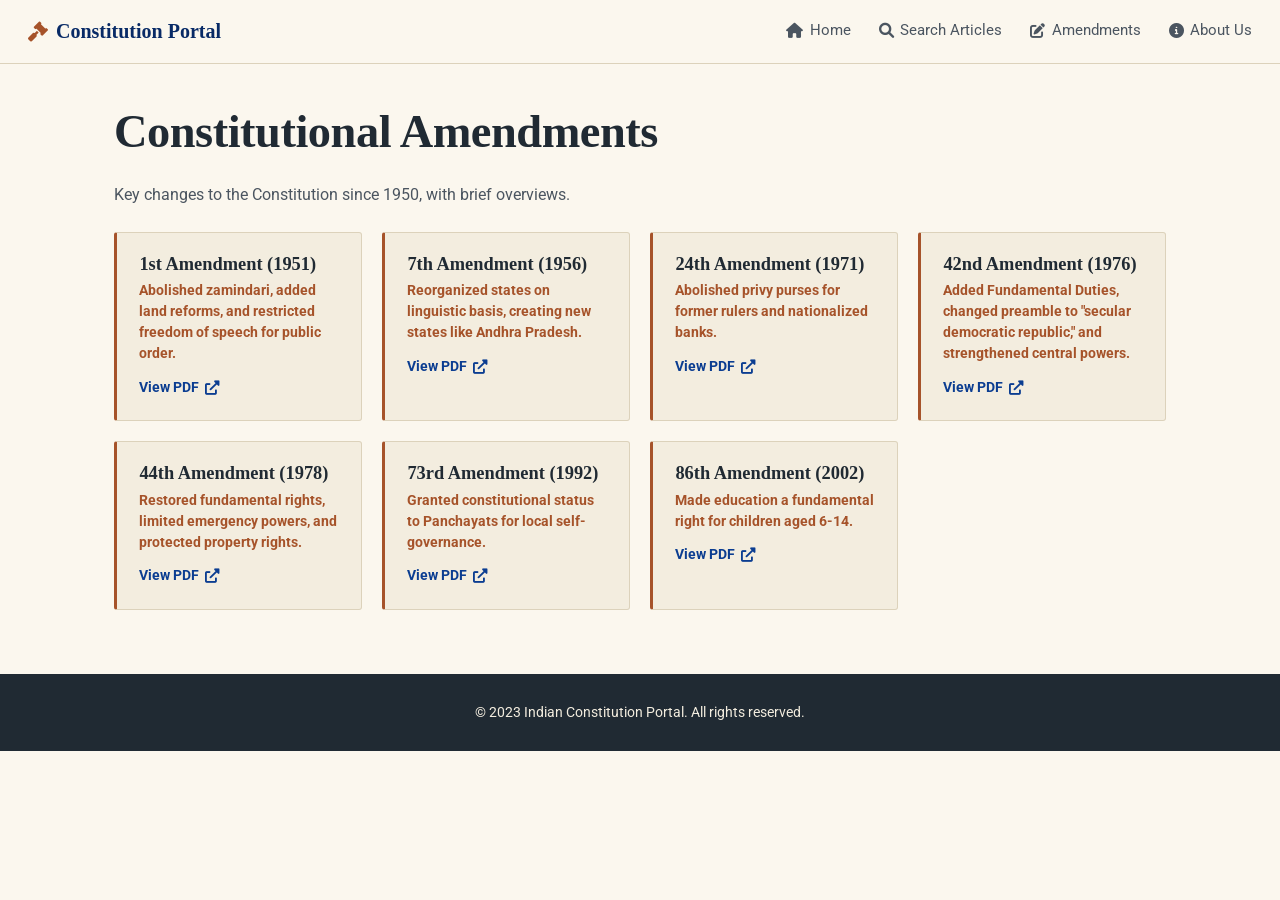
<file: amendments.html>
<!DOCTYPE html>
<html lang="en">
<head>
    <meta charset="UTF-8">
    <meta name="viewport" content="width=device-width, initial-scale=1.0">
    <title>Constitutional Amendments</title>
    <link rel="stylesheet" href="styles.css">
    <link href="https://fonts.googleapis.com/css2?family=Roboto:wght@400;700&display=swap" rel="stylesheet">
    <link rel="stylesheet" href="https://cdnjs.cloudflare.com/ajax/libs/font-awesome/6.0.0/css/all.min.css">
</head>
<body>
    <header>
        <div class="logo"><i class="fas fa-gavel"></i> Constitution Portal</div>
        <nav>
            <a href="index.html"><i class="fas fa-home"></i> Home</a>
            <a href="search.html"><i class="fas fa-search"></i> Search Articles</a>
            <a href="amendments.html"><i class="fas fa-edit"></i> Amendments</a>
            <a href="about.html"><i class="fas fa-info-circle"></i> About Us</a>
        </nav>
    </header>
    <div class="container">
        <h1>Constitutional Amendments</h1>
        <p>Key changes to the Constitution since 1950, with brief overviews.</p>
        <div class="card-grid">
            <div class="card">
                <h3>1st Amendment (1951)</h3>
                <p>Abolished zamindari, added land reforms, and restricted freedom of speech for public order.</p>
                <a href="https://prsindia.org/files/bill_files/1st_Amendment.pdf" target="_blank">View PDF <i class="fas fa-external-link-alt"></i></a>
            </div>
            <div class="card">
                <h3>7th Amendment (1956)</h3>
                <p>Reorganized states on linguistic basis, creating new states like Andhra Pradesh.</p>
                <a href="https://prsindia.org/files/bill_files/7th_Amendment.pdf" target="_blank">View PDF <i class="fas fa-external-link-alt"></i></a>
            </div>
            <div class="card">
                <h3>24th Amendment (1971)</h3>
                <p>Abolished privy purses for former rulers and nationalized banks.</p>
                <a href="https://prsindia.org/files/bill_files/24th_Amendment.pdf" target="_blank">View PDF <i class="fas fa-external-link-alt"></i></a>
            </div>
            <div class="card">
                <h3>42nd Amendment (1976)</h3>
                <p>Added Fundamental Duties, changed preamble to "secular democratic republic," and strengthened central powers.</p>
                <a href="https://prsindia.org/files/bill_files/42nd_Amendment.pdf" target="_blank">View PDF <i class="fas fa-external-link-alt"></i></a>
            </div>
            <div class="card">
                <h3>44th Amendment (1978)</h3>
                <p>Restored fundamental rights, limited emergency powers, and protected property rights.</p>
                <a href="https://prsindia.org/files/bill_files/44th_Amendment.pdf" target="_blank">View PDF <i class="fas fa-external-link-alt"></i></a>
            </div>
            <div class="card">
                <h3>73rd Amendment (1992)</h3>
                <p>Granted constitutional status to Panchayats for local self-governance.</p>
                <a href="https://prsindia.org/files/bill_files/73rd_Amendment.pdf" target="_blank">View PDF <i class="fas fa-external-link-alt"></i></a>
            </div>
            <div class="card">
                <h3>86th Amendment (2002)</h3>
                <p>Made education a fundamental right for children aged 6-14.</p>
                <a href="https://prsindia.org/files/bill_files/86th_Amendment.pdf" target="_blank">View PDF <i class="fas fa-external-link-alt"></i></a>
            </div>
            <!-- Add more as needed -->
        </div>
    </div>
    <footer>&copy; 2023 Indian Constitution Portal. All rights reserved.</footer>
</body>
</html>
</file>
<file: styles.css>
/* =========================================================
   Indian Constitution Portal — stylesheet
   Palette drawn from sandstone government architecture and
   the Ashoka Chakra, rather than a generic SaaS card kit.
   ========================================================= */

:root {
  --paper:        #FBF7EE;
  --paper-dim:     #F3EDDF;
  --ink:          #202A33;
  --ink-soft:     #4B5560;
  --muted:        #8A8172;
  --line:         #DCD2BB;
  --blue:         #0B3D91;   /* Ashoka Chakra blue */
  --blue-deep:    #082A66;
  --brick:        #A6532A;   /* sandstone terracotta */
  --brick-soft:   #C97F52;

  --serif: Georgia, "Iowan Old Style", "Times New Roman", serif;
  --sans:  'Roboto', -apple-system, BlinkMacSystemFont, "Segoe UI", sans-serif;

  --content-width: 1100px;
  --radius: 3px;
}

* { box-sizing: border-box; }

html { scroll-behavior: smooth; }

body {
  margin: 0;
  background: var(--paper);
  color: var(--ink);
  font-family: var(--sans);
  line-height: 1.55;
  -webkit-font-smoothing: antialiased;
}

h1, h2, h3 {
  font-family: var(--serif);
  color: var(--ink);
  line-height: 1.2;
  margin: 0 0 0.5em;
  font-weight: 700;
}

h1 { font-size: clamp(2rem, 4vw, 2.9rem); letter-spacing: -0.01em; }
h2 {
  font-size: 1.5rem;
  padding-bottom: 0.4em;
  border-bottom: 2px solid var(--brick);
  display: inline-block;
}
h3 { font-size: 1.15rem; }

p { color: var(--ink-soft); max-width: 62ch; }

a {
  color: var(--blue);
  text-decoration: none;
  border-bottom: 1px solid transparent;
  transition: border-color 0.15s ease;
}
a:hover, a:focus-visible { border-bottom-color: var(--blue); }
a:focus-visible { outline: 2px solid var(--blue); outline-offset: 3px; }

.container {
  max-width: var(--content-width);
  margin: 0 auto;
  padding: 2.5rem 1.5rem 4rem;
}

/* ---------------- Header / Nav ---------------- */

header {
  position: sticky;
  top: 0;
  z-index: 10;
  display: flex;
  align-items: center;
  justify-content: space-between;
  gap: 1.5rem;
  flex-wrap: wrap;
  padding: 1rem 1.75rem;
  background: var(--paper);
  border-bottom: 1px solid var(--line);
}

.logo {
  font-family: var(--serif);
  font-weight: 700;
  font-size: 1.25rem;
  color: var(--blue-deep);
  display: flex;
  align-items: center;
  gap: 0.5rem;
}
.logo i { color: var(--brick); }

nav { display: flex; gap: 1.75rem; flex-wrap: wrap; }

nav a {
  color: var(--ink-soft);
  font-size: 0.95rem;
  border-bottom: none;
  padding-bottom: 2px;
  display: inline-flex;
  align-items: center;
  gap: 0.4rem;
}
nav a:hover, nav a:focus-visible {
  color: var(--blue-deep);
  border-bottom: 2px solid var(--brick);
}

/* ---------------- Hero ---------------- */

.hero {
  position: relative;
  overflow: hidden;
  padding: 4.5rem 1.5rem 3.5rem;
  text-align: left;
  max-width: var(--content-width);
  margin: 0 auto;
}

.hero h1 { max-width: 16ch; }
.hero p { font-size: 1.1rem; max-width: 52ch; }

.hero-img {
  display: block;
  margin-top: 2rem;
  max-width: 100%;
  height: auto;
  border: 1px solid var(--line);
  border-radius: var(--radius);
}

/* A quiet chakra motif — the one deliberate motion moment on the page */
.ashoka-watermark {
  position: absolute;
  top: -80px;
  right: -80px;
  width: 320px;
  height: 320px;
  border-radius: 50%;
  background:
    repeating-conic-gradient(var(--blue) 0deg 7.5deg, transparent 7.5deg 15deg);
  opacity: 0.07;
  animation: chakra-spin 90s linear infinite;
  pointer-events: none;
}
@keyframes chakra-spin {
  to { transform: rotate(360deg); }
}
@media (prefers-reduced-motion: reduce) {
  .ashoka-watermark { animation: none; }
}

/* ---------------- Card grids ---------------- */

.cards-section {
  max-width: var(--content-width);
  margin: 0 auto;
  padding: 1rem 1.5rem 3rem;
}

.card-grid {
  display: grid;
  grid-template-columns: repeat(auto-fit, minmax(240px, 1fr));
  gap: 1.25rem;
  margin-top: 1.5rem;
}

.card {
  background: var(--paper-dim);
  border: 1px solid var(--line);
  border-left: 3px solid var(--blue);
  border-radius: var(--radius);
  padding: 1.25rem 1.4rem;
}

.card h3 { margin-bottom: 0.3em; }
.card p { margin: 0.2em 0; font-size: 0.95rem; }
.card p:first-of-type { color: var(--brick); font-weight: 700; font-size: 0.85rem; }

.card img {
  width: 88px;
  height: 88px;
  border-radius: 50%;
  object-fit: cover;
  margin-bottom: 0.75rem;
  border: 1px solid var(--line);
}

.card a {
  display: inline-flex;
  align-items: center;
  gap: 0.35rem;
  margin-top: 0.6rem;
  font-size: 0.9rem;
  font-weight: 700;
}

/* Amendments get a brick accent instead of blue, to read as a distinct section */
.container .card,
.design-upgrades .card {
  border-left-color: var(--brick);
}

/* ---------------- Interactive elements ---------------- */

.interactive-elements {
  max-width: var(--content-width);
  margin: 0 auto;
  padding: 1rem 1.5rem 3rem;
}

.search-box {
  font-family: var(--sans);
  font-size: 1rem;
  padding: 0.65rem 0.9rem;
  border: 1px solid var(--line);
  border-radius: var(--radius);
  background: #fff;
  color: var(--ink);
  width: min(420px, 100%);
}
.search-box:focus-visible { outline: 2px solid var(--blue); outline-offset: 1px; }

.btn-search {
  font-family: var(--sans);
  font-size: 0.95rem;
  font-weight: 700;
  padding: 0.65rem 1.4rem;
  margin-left: 0.6rem;
  background: var(--blue);
  color: var(--paper);
  border: none;
  border-radius: var(--radius);
  cursor: pointer;
  transition: background 0.15s ease;
}
.btn-search:hover, .btn-search:focus-visible { background: var(--blue-deep); }

.dropdown {
  margin-top: 1.75rem;
  border: 1px solid var(--line);
  border-radius: var(--radius);
  padding: 0.9rem 1.1rem;
  background: var(--paper-dim);
}
.dropdown summary {
  cursor: pointer;
  font-weight: 700;
  color: var(--blue-deep);
}
.dropdown ul { margin: 0.75rem 0 0.25rem; padding-left: 1.3rem; }
.dropdown li { margin: 0.3rem 0; color: var(--ink-soft); }

/* ---------------- Footer ---------------- */

footer {
  text-align: center;
  padding: 1.75rem 1.5rem;
  background: var(--ink);
  color: var(--paper-dim);
  font-size: 0.85rem;
}

/* ---------------- Responsive ---------------- */

@media (max-width: 640px) {
  header { padding: 0.85rem 1.1rem; }
  nav { gap: 1rem; }
  .hero { padding: 3rem 1.1rem 2.5rem; }
  .btn-search { margin-left: 0; margin-top: 0.6rem; display: block; }
}
</file>
